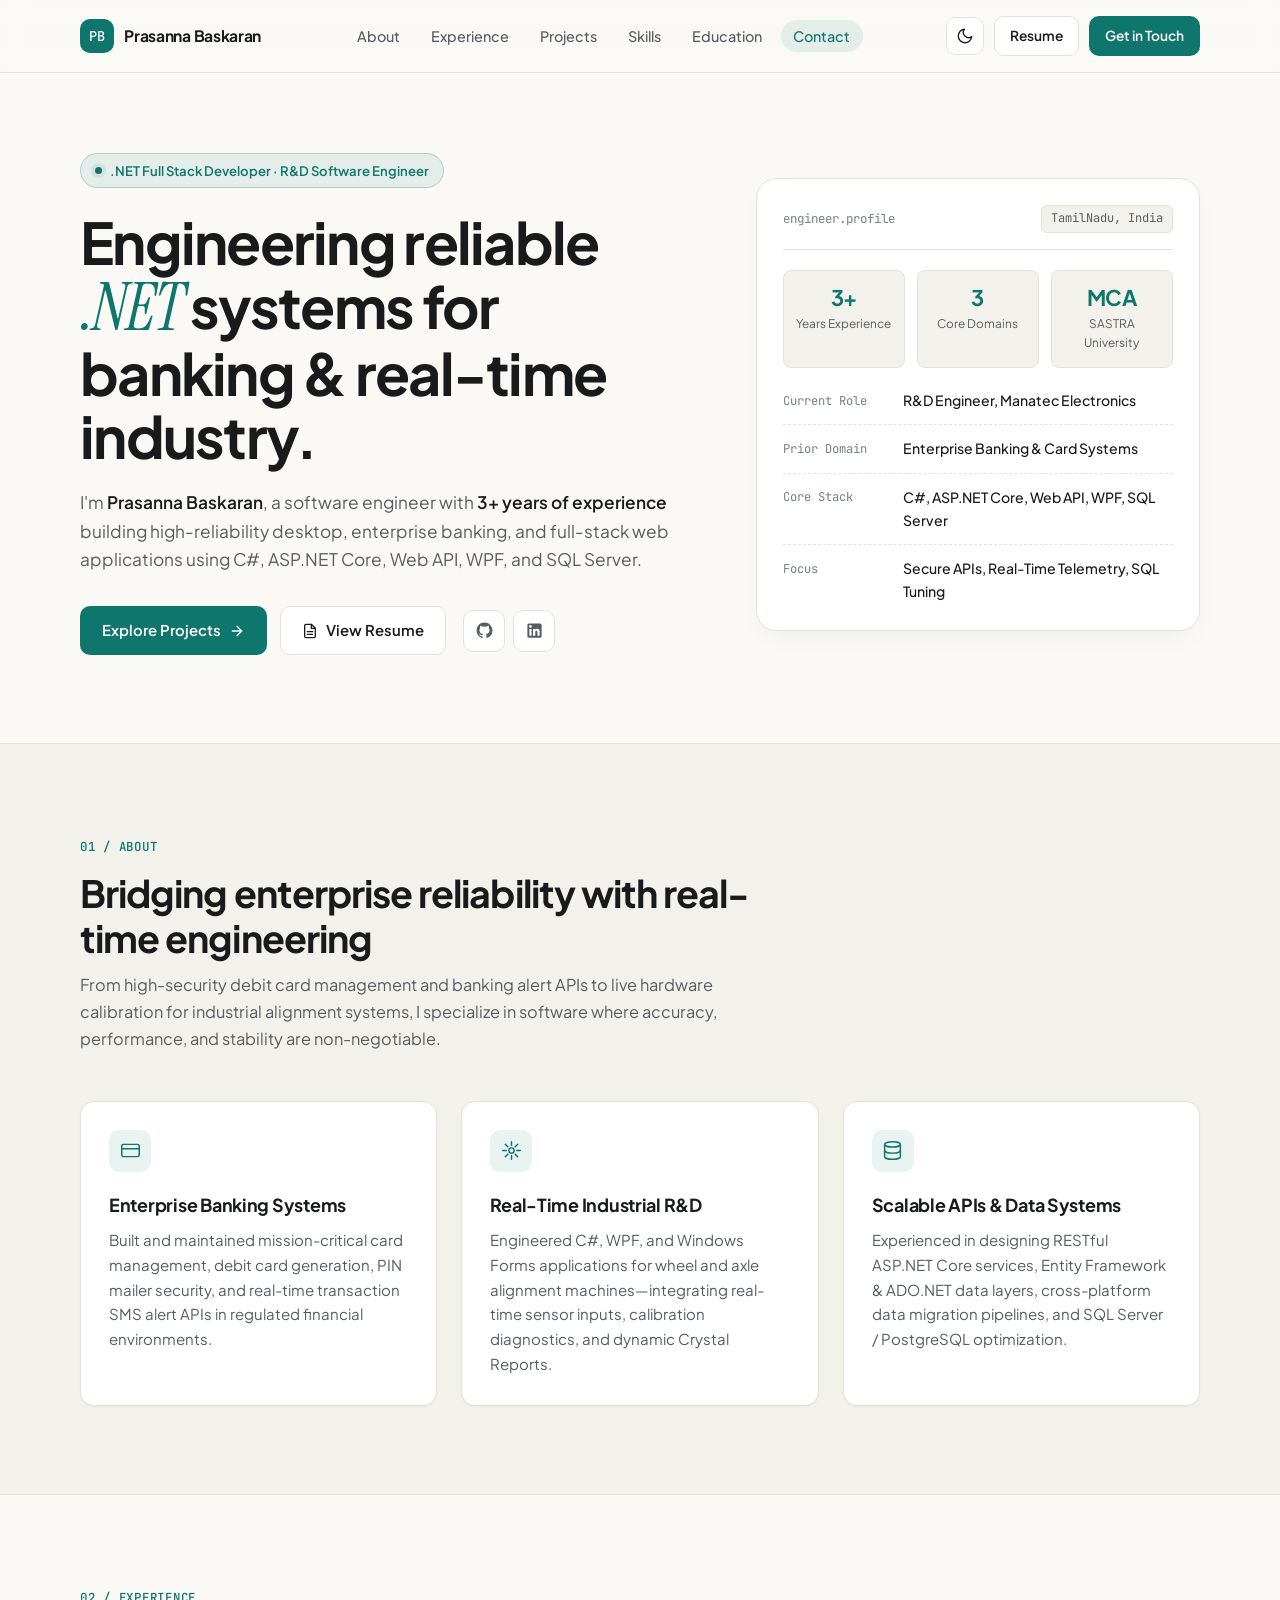
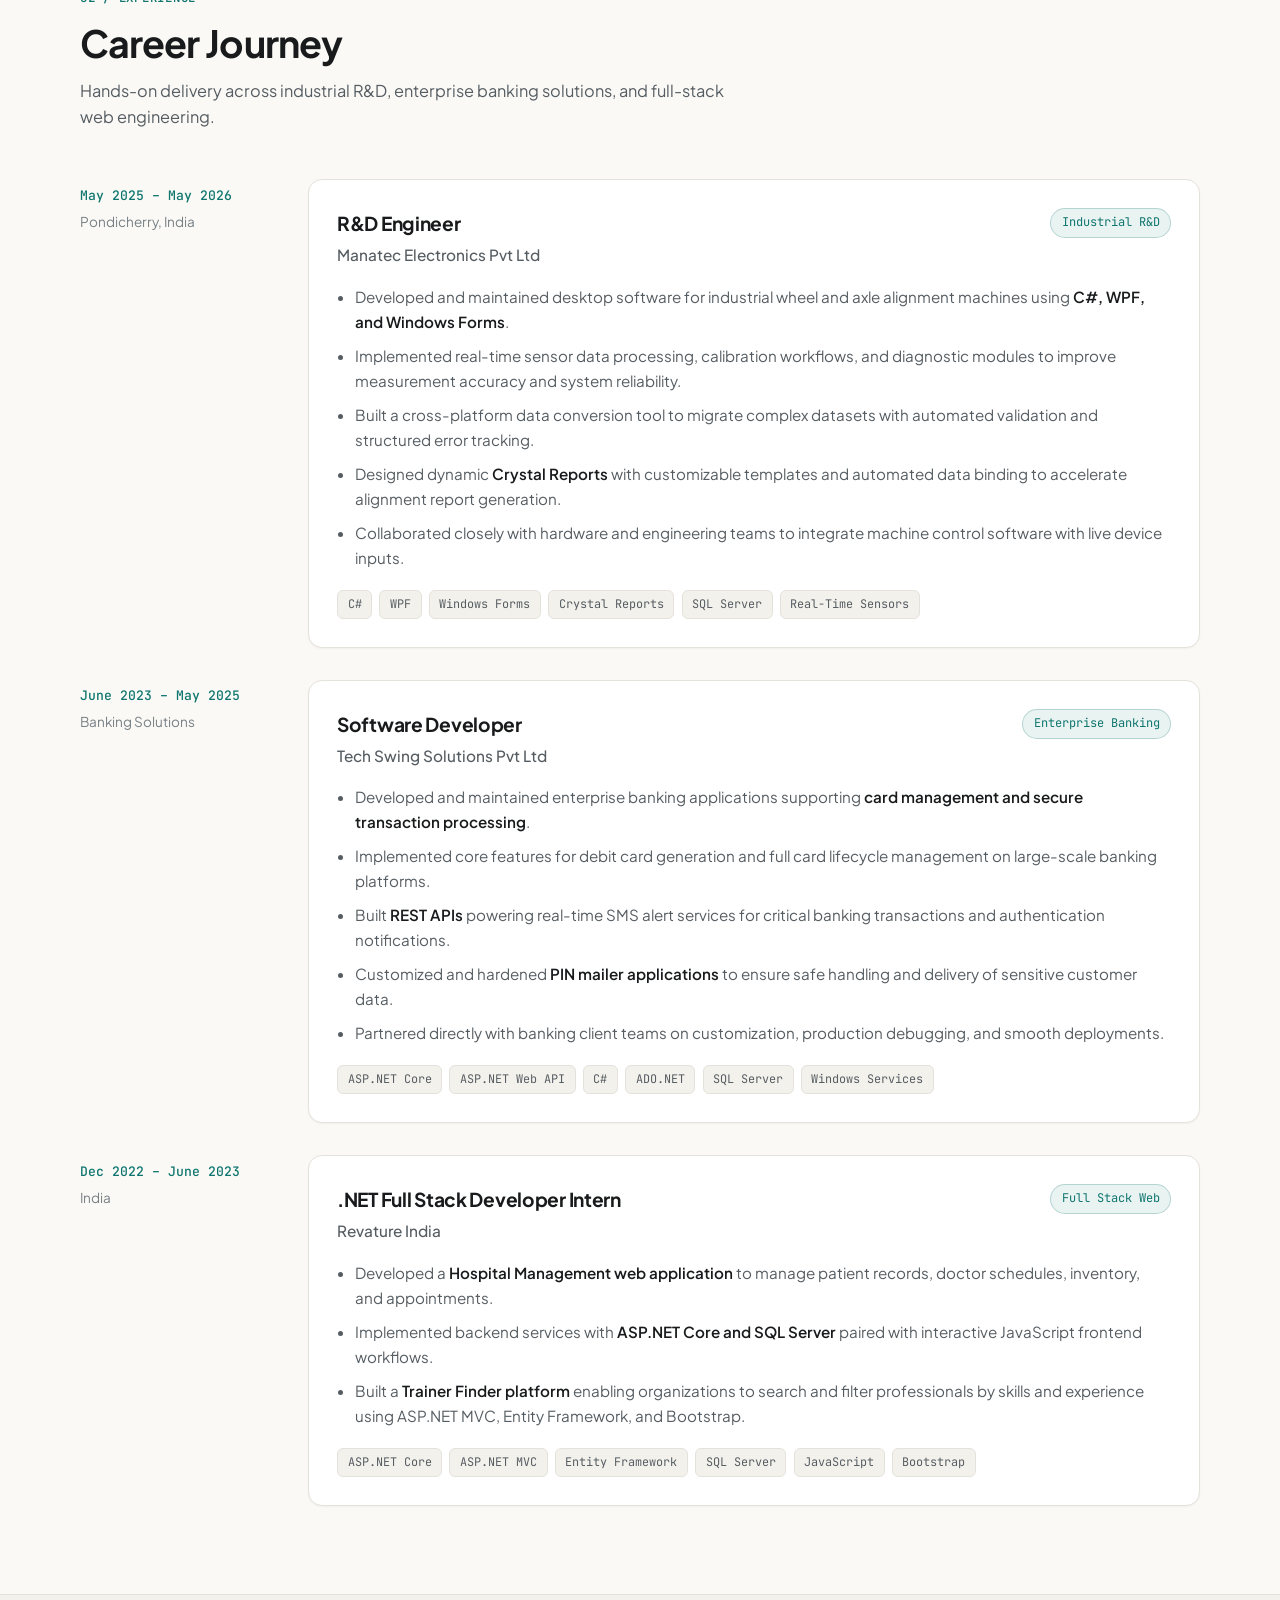
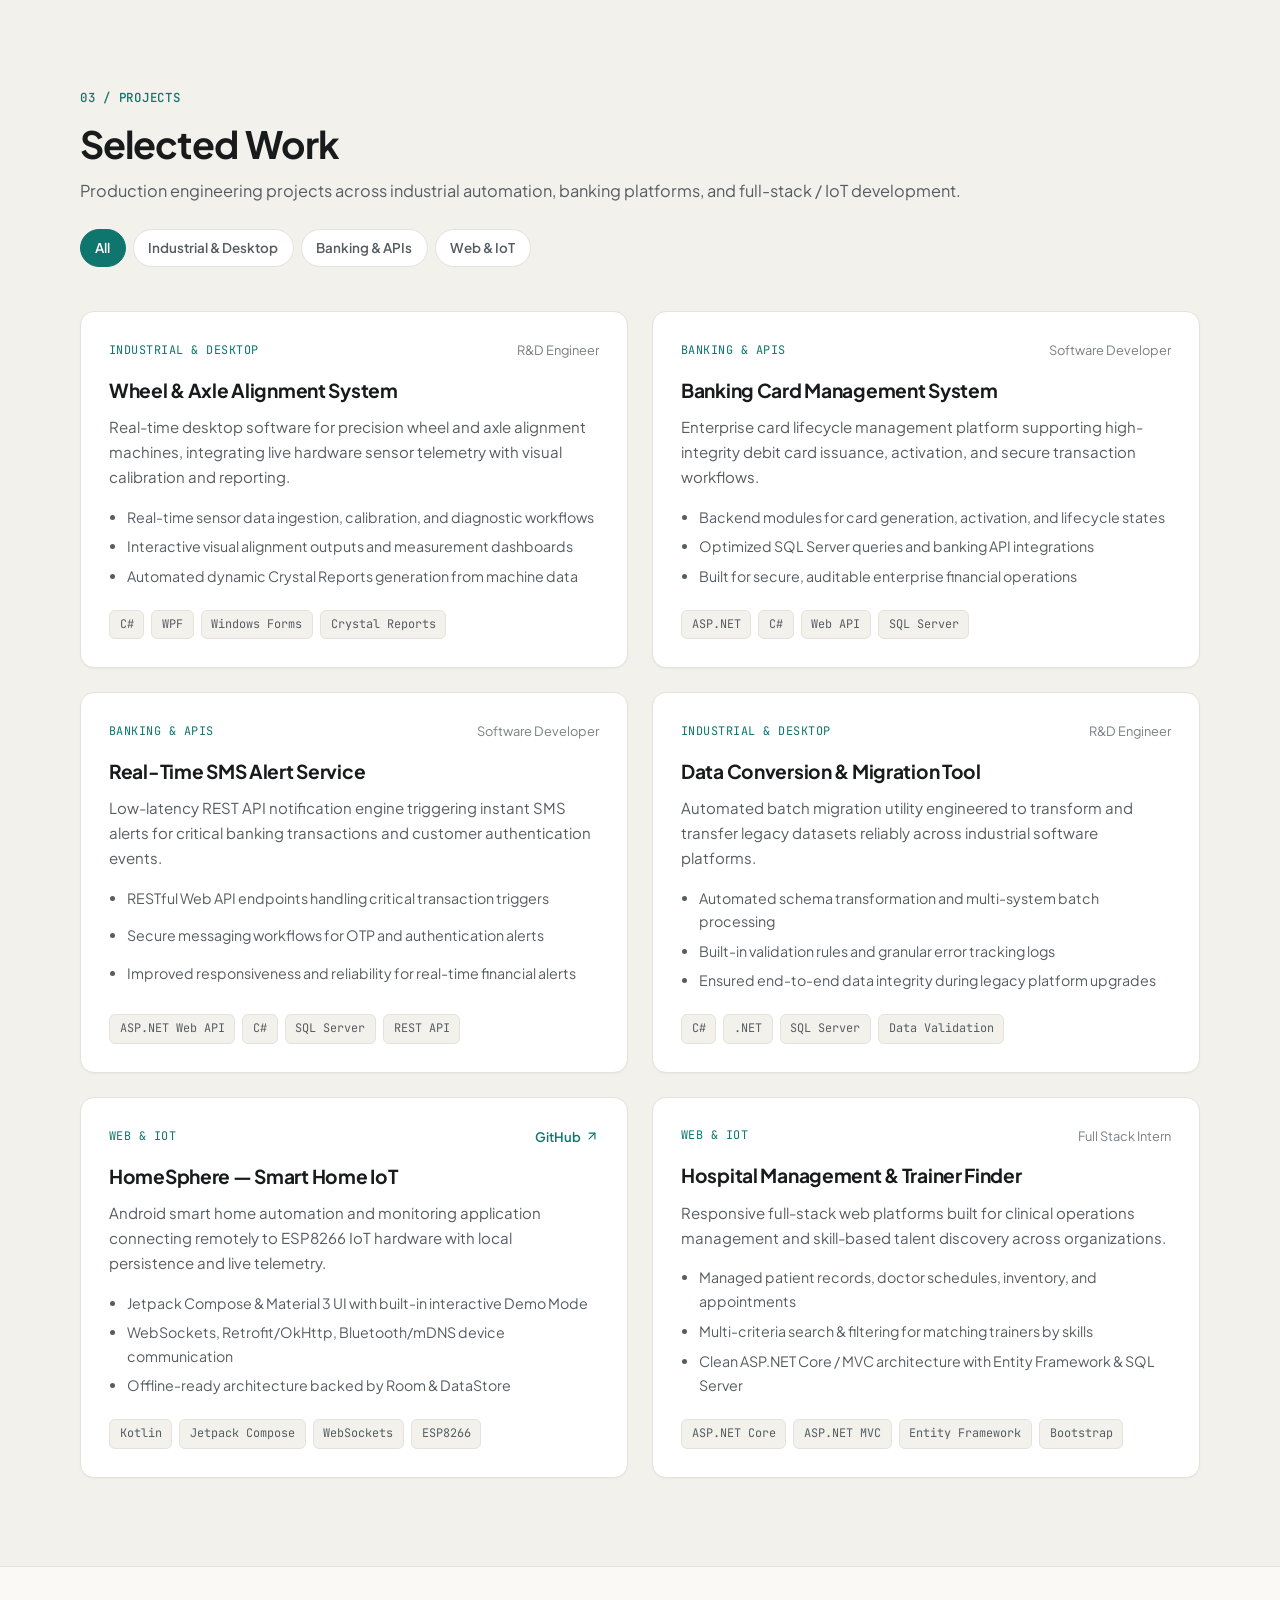
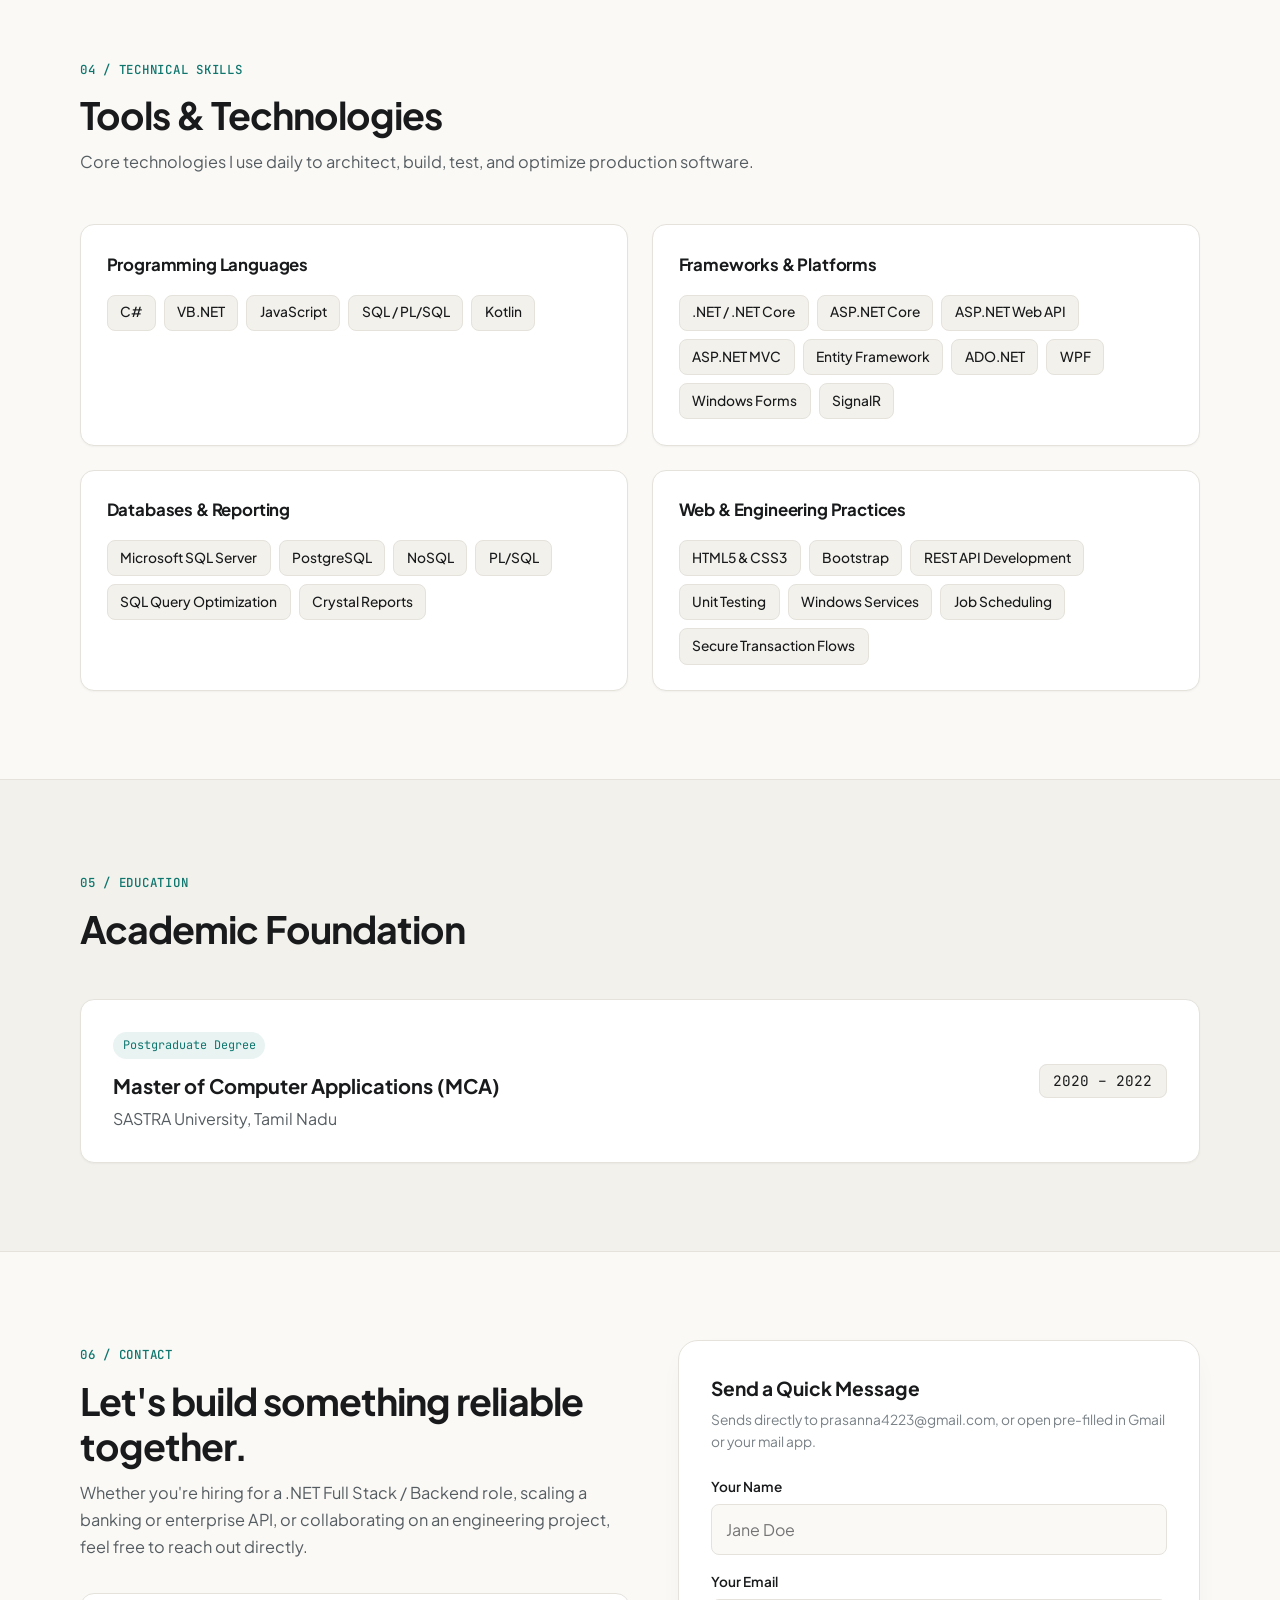
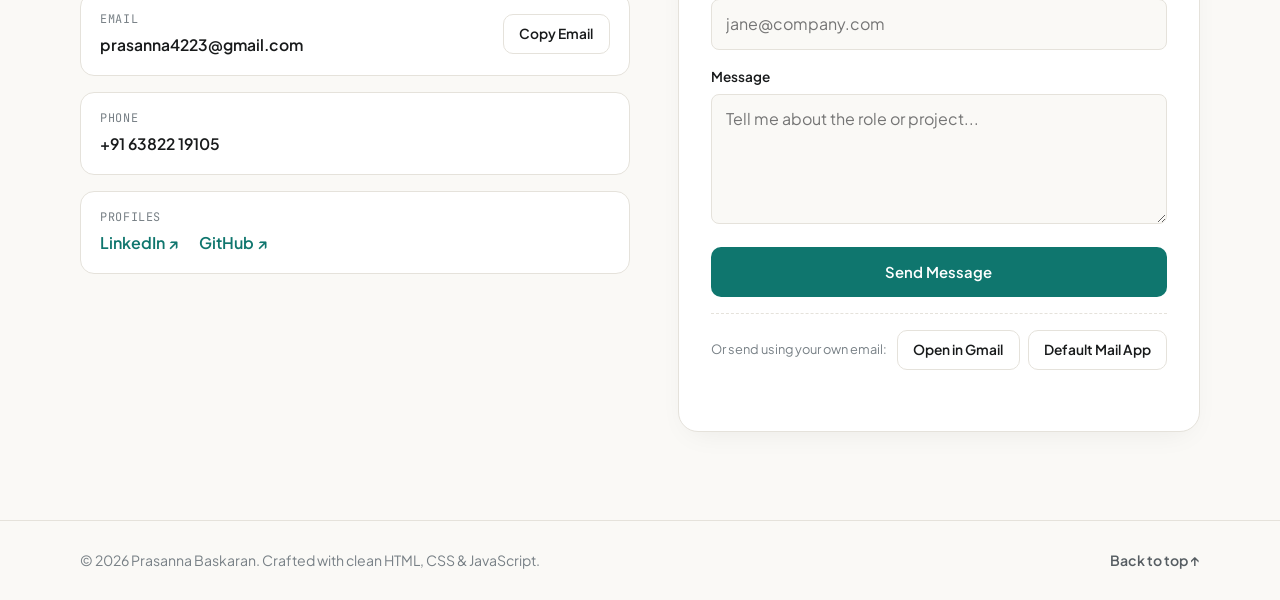
<file: index.html>
<!DOCTYPE html>
<html lang="en" data-theme="light">
<head>
  <meta charset="UTF-8" />
  <meta name="viewport" content="width=device-width, initial-scale=1.0" />
  <title>Prasanna Baskaran — .NET Full Stack Developer &amp; R&amp;D Engineer</title>
  <meta name="description" content="Portfolio of Prasanna Baskaran — .NET Full Stack Developer and R&D Engineer with 3+ years of experience building enterprise banking platforms, real-time industrial software, and scalable web applications." />
  <meta property="og:title" content="Prasanna Baskaran — .NET Full Stack Developer" />
  <meta property="og:description" content="3+ years building C#, ASP.NET Core, Web API, WPF, and SQL Server solutions across enterprise banking and real-time industrial R&D." />
  <meta property="og:type" content="website" />

  <link rel="preconnect" href="https://fonts.googleapis.com" />
  <link rel="preconnect" href="https://fonts.gstatic.com" crossorigin />
  <link href="https://fonts.googleapis.com/css2?family=Instrument+Serif:ital@0;1&family=JetBrains+Mono:wght@400;500&family=Plus+Jakarta+Sans:wght@400;500;600;700&display=swap" rel="stylesheet" />

  <link rel="stylesheet" href="styles.css" />
</head>
<body>
  <div class="scroll-progress" id="scrollProgress" aria-hidden="true"></div>
  <a class="skip-link" href="#main">Skip to main content</a>

  <!-- Header & Navigation -->
  <header class="site-header" id="top">
    <div class="container header-inner">
      <a href="#top" class="brand" aria-label="Prasanna Baskaran home">
        <span class="brand-mark">PB</span>
        <span class="brand-name">Prasanna Baskaran</span>
      </a>

      <nav class="nav" id="primaryNav" aria-label="Primary navigation">
        <ul class="nav-list">
          <li><a href="#about" class="nav-link">About</a></li>
          <li><a href="#experience" class="nav-link">Experience</a></li>
          <li><a href="#projects" class="nav-link">Projects</a></li>
          <li><a href="#skills" class="nav-link">Skills</a></li>
          <li><a href="#education" class="nav-link">Education</a></li>
          <li><a href="#contact" class="nav-link">Contact</a></li>
        </ul>
      </nav>

      <div class="header-actions">
        <button
          type="button"
          class="icon-btn"
          id="themeToggle"
          aria-label="Toggle dark mode"
          title="Toggle color theme"
        >
          <svg class="icon icon-sun" viewBox="0 0 24 24" fill="none" stroke="currentColor" stroke-width="1.8" stroke-linecap="round" stroke-linejoin="round" aria-hidden="true">
            <circle cx="12" cy="12" r="4"></circle>
            <path d="M12 2v2M12 20v2M4.93 4.93l1.41 1.41M17.66 17.66l1.41 1.41M2 12h2M20 12h2M6.34 17.66l-1.41 1.41M19.07 4.93l-1.41 1.41"></path>
          </svg>
          <svg class="icon icon-moon" viewBox="0 0 24 24" fill="none" stroke="currentColor" stroke-width="1.8" stroke-linecap="round" stroke-linejoin="round" aria-hidden="true">
            <path d="M21 12.79A9 9 0 1 1 11.21 3 7 7 0 0 0 21 12.79z"></path>
          </svg>
        </button>

        <a href="Prasanna_Baskaran_Resume.html" class="btn btn-secondary btn-sm hide-mobile">Resume</a>
        <a href="#contact" class="btn btn-primary btn-sm hide-mobile">Get in Touch</a>

        <button
          type="button"
          class="icon-btn mobile-menu-btn"
          id="menuToggle"
          aria-label="Open navigation menu"
          aria-expanded="false"
          aria-controls="mobileDrawer"
        >
          <svg class="icon" viewBox="0 0 24 24" fill="none" stroke="currentColor" stroke-width="1.8" stroke-linecap="round" stroke-linejoin="round" aria-hidden="true">
            <line x1="4" y1="7" x2="20" y2="7"></line>
            <line x1="4" y1="12" x2="20" y2="12"></line>
            <line x1="4" y1="17" x2="20" y2="17"></line>
          </svg>
        </button>
      </div>
    </div>

    <div class="mobile-drawer" id="mobileDrawer" hidden>
      <ul class="mobile-nav-list">
        <li><a href="#about" class="mobile-nav-link">About</a></li>
        <li><a href="#experience" class="mobile-nav-link">Experience</a></li>
        <li><a href="#projects" class="mobile-nav-link">Projects</a></li>
        <li><a href="#skills" class="mobile-nav-link">Skills</a></li>
        <li><a href="#education" class="mobile-nav-link">Education</a></li>
        <li><a href="#contact" class="mobile-nav-link">Contact</a></li>
        <li><a href="Prasanna_Baskaran_Resume.html" class="mobile-nav-link">View Resume</a></li>
      </ul>
    </div>
  </header>

  <main id="main">
    <!-- Hero Section -->
    <section class="hero section">
      <div class="container hero-grid">
        <div class="hero-content reveal">
          <div class="status-pill">
            <span class="status-dot" aria-hidden="true"></span>
            <span>.NET Full Stack Developer &middot; R&amp;D Software Engineer</span>
          </div>

          <h1 class="hero-title">
            Engineering reliable <span class="serif-accent">.NET</span> systems for banking &amp; real-time industry.
          </h1>

          <p class="hero-lead">
            I'm <strong>Prasanna Baskaran</strong>, a software engineer with <strong>3+ years of experience</strong> building high-reliability desktop, enterprise banking, and full-stack web applications using C#, ASP.NET Core, Web API, WPF, and SQL Server.
          </p>

          <div class="hero-actions">
            <a href="#projects" class="btn btn-primary">
              Explore Projects
              <svg class="btn-icon" viewBox="0 0 24 24" fill="none" stroke="currentColor" stroke-width="2" stroke-linecap="round" stroke-linejoin="round" aria-hidden="true">
                <path d="M5 12h14"></path>
                <path d="m12 5 7 7-7 7"></path>
              </svg>
            </a>
            <a href="Prasanna_Baskaran_Resume.html" class="btn btn-secondary" id="viewResumeBtn">
              <svg class="btn-icon" viewBox="0 0 24 24" fill="none" stroke="currentColor" stroke-width="2" stroke-linecap="round" stroke-linejoin="round" aria-hidden="true">
                <path d="M14 2H6a2 2 0 0 0-2 2v16a2 2 0 0 0 2 2h12a2 2 0 0 0 2-2V8z"></path>
                <polyline points="14 2 14 8 20 8"></polyline>
                <line x1="16" y1="13" x2="8" y2="13"></line>
                <line x1="16" y1="17" x2="8" y2="17"></line>
              </svg>
              View Resume
            </a>
            <div class="social-row">
              <a href="https://github.com/PrasnnaBaskaran" target="_blank" rel="noopener noreferrer" class="social-link" aria-label="GitHub Profile" title="GitHub">
                <svg viewBox="0 0 24 24" fill="currentColor" aria-hidden="true">
                  <path d="M12 2C6.477 2 2 6.484 2 12.017c0 4.425 2.865 8.18 6.839 9.504.5.092.682-.217.682-.483 0-.237-.008-.868-.013-1.703-2.782.605-3.369-1.343-3.369-1.343-.454-1.158-1.11-1.466-1.11-1.466-.908-.62.069-.608.069-.608 1.003.07 1.53 1.032 1.53 1.032.892 1.53 2.341 1.088 2.91.832.092-.647.35-1.088.636-1.338-2.22-.253-4.555-1.113-4.555-4.951 0-1.093.39-1.988 1.029-2.688-.103-.253-.446-1.272.098-2.65 0 0 .84-.27 2.75 1.026A9.564 9.564 0 0 1 12 6.844a9.59 9.59 0 0 1 2.504.337c1.909-1.296 2.747-1.027 2.747-1.027.546 1.379.202 2.398.1 2.651.64.7 1.028 1.595 1.028 2.688 0 3.848-2.339 4.695-4.566 4.943.359.309.678.92.678 1.855 0 1.338-.012 2.419-.012 2.747 0 .268.18.58.688.482A10.02 10.02 0 0 0 22 12.017C22 6.484 17.522 2 12 2z"></path>
                </svg>
              </a>
              <a href="https://www.linkedin.com/in/prasannabaskaran/" target="_blank" rel="noopener noreferrer" class="social-link" aria-label="LinkedIn Profile" title="LinkedIn">
                <svg viewBox="0 0 24 24" fill="currentColor" aria-hidden="true">
                  <path d="M19 3a2 2 0 0 1 2 2v14a2 2 0 0 1-2 2H5a2 2 0 0 1-2-2V5a2 2 0 0 1 2-2h14m-.5 15.5v-5.3a3.26 3.26 0 0 0-3.26-3.26c-.85 0-1.84.52-2.28 1.3v-1.11h-2.79v8.37h2.79v-4.93c0-.77.62-1.4 1.39-1.4a1.4 1.4 0 0 1 1.4 1.4v4.93h2.75M6.88 8.56a1.68 1.68 0 0 0 1.68-1.68c0-.93-.75-1.69-1.68-1.69a1.69 1.69 0 0 0-1.69 1.69c0 .93.76 1.68 1.69 1.68m1.39 9.94v-8.37H5.5v8.37h2.77z"></path>
                </svg>
              </a>
            </div>
          </div>
        </div>

        <aside class="hero-card reveal" aria-label="Engineering overview card">
          <div class="card-header-bar">
            <span class="mono-label">engineer.profile</span>
            <span class="location-tag">TamilNadu, India</span>
          </div>

          <div class="stat-grid">
            <div class="stat-item">
              <span class="stat-value">3+</span>
              <span class="stat-label">Years Experience</span>
            </div>
            <div class="stat-item">
              <span class="stat-value">3</span>
              <span class="stat-label">Core Domains</span>
            </div>
            <div class="stat-item">
              <span class="stat-value">MCA</span>
              <span class="stat-label">SASTRA University</span>
            </div>
          </div>

          <div class="profile-spec">
            <div class="spec-row">
              <span class="spec-key">Current Role</span>
              <span class="spec-val">R&amp;D Engineer, Manatec Electronics</span>
            </div>
            <div class="spec-row">
              <span class="spec-key">Prior Domain</span>
              <span class="spec-val">Enterprise Banking &amp; Card Systems</span>
            </div>
            <div class="spec-row">
              <span class="spec-key">Core Stack</span>
              <span class="spec-val">C#, ASP.NET Core, Web API, WPF, SQL Server</span>
            </div>
            <div class="spec-row">
              <span class="spec-key">Focus</span>
              <span class="spec-val">Secure APIs, Real-Time Telemetry, SQL Tuning</span>
            </div>
          </div>
        </aside>
      </div>
    </section>

    <!-- About & Domain Pillars -->
    <section class="section section-alt" id="about">
      <div class="container">
        <div class="section-head reveal">
          <span class="eyebrow">01 / About</span>
          <h2 class="section-title">Bridging enterprise reliability with real-time engineering</h2>
          <p class="section-subtitle">
            From high-security debit card management and banking alert APIs to live hardware calibration for industrial alignment systems, I specialize in software where accuracy, performance, and stability are non-negotiable.
          </p>
        </div>

        <div class="pillars-grid">
          <article class="pillar-card reveal">
            <div class="pillar-icon" aria-hidden="true">
              <svg viewBox="0 0 24 24" fill="none" stroke="currentColor" stroke-width="1.7" stroke-linecap="round" stroke-linejoin="round">
                <rect x="2" y="5" width="20" height="14" rx="2"></rect>
                <line x1="2" y1="10" x2="22" y2="10"></line>
              </svg>
            </div>
            <h3>Enterprise Banking Systems</h3>
            <p>
              Built and maintained mission-critical card management, debit card generation, PIN mailer security, and real-time transaction SMS alert APIs in regulated financial environments.
            </p>
          </article>

          <article class="pillar-card reveal">
            <div class="pillar-icon" aria-hidden="true">
              <svg viewBox="0 0 24 24" fill="none" stroke="currentColor" stroke-width="1.7" stroke-linecap="round" stroke-linejoin="round">
                <path d="M12 2v4M12 18v4M4.93 4.93l2.83 2.83M16.24 16.24l2.83 2.83M2 12h4M18 12h4M4.93 19.07l2.83-2.83M16.24 7.76l2.83-2.83"></path>
                <circle cx="12" cy="12" r="3"></circle>
              </svg>
            </div>
            <h3>Real-Time Industrial R&amp;D</h3>
            <p>
              Engineered C#, WPF, and Windows Forms applications for wheel and axle alignment machines—integrating real-time sensor inputs, calibration diagnostics, and dynamic Crystal Reports.
            </p>
          </article>

          <article class="pillar-card reveal">
            <div class="pillar-icon" aria-hidden="true">
              <svg viewBox="0 0 24 24" fill="none" stroke="currentColor" stroke-width="1.7" stroke-linecap="round" stroke-linejoin="round">
                <ellipse cx="12" cy="5" rx="9" ry="3"></ellipse>
                <path d="M3 5v14c0 1.66 4.03 3 9 3s9-1.34 9-3V5"></path>
                <path d="M3 12c0 1.66 4.03 3 9 3s9-1.34 9-3"></path>
              </svg>
            </div>
            <h3>Scalable APIs &amp; Data Systems</h3>
            <p>
              Experienced in designing RESTful ASP.NET Core services, Entity Framework &amp; ADO.NET data layers, cross-platform data migration pipelines, and SQL Server / PostgreSQL optimization.
            </p>
          </article>
        </div>
      </div>
    </section>

    <!-- Experience Section -->
    <section class="section" id="experience">
      <div class="container">
        <div class="section-head reveal">
          <span class="eyebrow">02 / Experience</span>
          <h2 class="section-title">Career Journey</h2>
          <p class="section-subtitle">
            Hands-on delivery across industrial R&amp;D, enterprise banking solutions, and full-stack web engineering.
          </p>
        </div>

        <div class="timeline">
          <article class="timeline-item reveal">
            <div class="timeline-meta">
              <span class="timeline-date">May 2025 &ndash; May 2026</span>
              <span class="timeline-location">Pondicherry, India</span>
            </div>
            <div class="timeline-card">
              <div class="timeline-card-head">
                <div>
                  <h3>R&amp;D Engineer</h3>
                  <p class="company-name">Manatec Electronics Pvt Ltd</p>
                </div>
                <span class="domain-badge">Industrial R&amp;D</span>
              </div>
              <ul class="bullet-list">
                <li>Developed and maintained desktop software for industrial wheel and axle alignment machines using <strong>C#, WPF, and Windows Forms</strong>.</li>
                <li>Implemented real-time sensor data processing, calibration workflows, and diagnostic modules to improve measurement accuracy and system reliability.</li>
                <li>Built a cross-platform data conversion tool to migrate complex datasets with automated validation and structured error tracking.</li>
                <li>Designed dynamic <strong>Crystal Reports</strong> with customizable templates and automated data binding to accelerate alignment report generation.</li>
                <li>Collaborated closely with hardware and engineering teams to integrate machine control software with live device inputs.</li>
              </ul>
              <div class="tag-row">
                <span class="tag">C#</span>
                <span class="tag">WPF</span>
                <span class="tag">Windows Forms</span>
                <span class="tag">Crystal Reports</span>
                <span class="tag">SQL Server</span>
                <span class="tag">Real-Time Sensors</span>
              </div>
            </div>
          </article>

          <article class="timeline-item reveal">
            <div class="timeline-meta">
              <span class="timeline-date">June 2023 &ndash; May 2025</span>
              <span class="timeline-location">Banking Solutions</span>
            </div>
            <div class="timeline-card">
              <div class="timeline-card-head">
                <div>
                  <h3>Software Developer</h3>
                  <p class="company-name">Tech Swing Solutions Pvt Ltd</p>
                </div>
                <span class="domain-badge">Enterprise Banking</span>
              </div>
              <ul class="bullet-list">
                <li>Developed and maintained enterprise banking applications supporting <strong>card management and secure transaction processing</strong>.</li>
                <li>Implemented core features for debit card generation and full card lifecycle management on large-scale banking platforms.</li>
                <li>Built <strong>REST APIs</strong> powering real-time SMS alert services for critical banking transactions and authentication notifications.</li>
                <li>Customized and hardened <strong>PIN mailer applications</strong> to ensure safe handling and delivery of sensitive customer data.</li>
                <li>Partnered directly with banking client teams on customization, production debugging, and smooth deployments.</li>
              </ul>
              <div class="tag-row">
                <span class="tag">ASP.NET Core</span>
                <span class="tag">ASP.NET Web API</span>
                <span class="tag">C#</span>
                <span class="tag">ADO.NET</span>
                <span class="tag">SQL Server</span>
                <span class="tag">Windows Services</span>
              </div>
            </div>
          </article>

          <article class="timeline-item reveal">
            <div class="timeline-meta">
              <span class="timeline-date">Dec 2022 &ndash; June 2023</span>
              <span class="timeline-location">India</span>
            </div>
            <div class="timeline-card">
              <div class="timeline-card-head">
                <div>
                  <h3>.NET Full Stack Developer Intern</h3>
                  <p class="company-name">Revature India</p>
                </div>
                <span class="domain-badge">Full Stack Web</span>
              </div>
              <ul class="bullet-list">
                <li>Developed a <strong>Hospital Management web application</strong> to manage patient records, doctor schedules, inventory, and appointments.</li>
                <li>Implemented backend services with <strong>ASP.NET Core and SQL Server</strong> paired with interactive JavaScript frontend workflows.</li>
                <li>Built a <strong>Trainer Finder platform</strong> enabling organizations to search and filter professionals by skills and experience using ASP.NET MVC, Entity Framework, and Bootstrap.</li>
              </ul>
              <div class="tag-row">
                <span class="tag">ASP.NET Core</span>
                <span class="tag">ASP.NET MVC</span>
                <span class="tag">Entity Framework</span>
                <span class="tag">SQL Server</span>
                <span class="tag">JavaScript</span>
                <span class="tag">Bootstrap</span>
              </div>
            </div>
          </article>
        </div>
      </div>
    </section>

    <!-- Projects Section -->
    <section class="section section-alt" id="projects">
      <div class="container">
        <div class="section-head-split reveal">
          <div>
            <span class="eyebrow">03 / Projects</span>
            <h2 class="section-title">Selected Work</h2>
            <p class="section-subtitle">
              Production engineering projects across industrial automation, banking platforms, and full-stack / IoT development.
            </p>
          </div>

          <div class="filter-bar" role="tablist" aria-label="Filter projects by category">
            <button type="button" class="filter-btn is-active" data-filter="all" role="tab" aria-selected="true">All</button>
            <button type="button" class="filter-btn" data-filter="industrial" role="tab" aria-selected="false">Industrial &amp; Desktop</button>
            <button type="button" class="filter-btn" data-filter="banking" role="tab" aria-selected="false">Banking &amp; APIs</button>
            <button type="button" class="filter-btn" data-filter="web-iot" role="tab" aria-selected="false">Web &amp; IoT</button>
          </div>
        </div>

        <div class="projects-grid" id="projectsGrid">
          <article class="project-card reveal" data-category="industrial">
            <div class="project-top">
              <span class="project-category">Industrial &amp; Desktop</span>
              <span class="project-role">R&amp;D Engineer</span>
            </div>
            <h3>Wheel &amp; Axle Alignment System</h3>
            <p class="project-desc">
              Real-time desktop software for precision wheel and axle alignment machines, integrating live hardware sensor telemetry with visual calibration and reporting.
            </p>
            <ul class="project-highlights">
              <li>Real-time sensor data ingestion, calibration, and diagnostic workflows</li>
              <li>Interactive visual alignment outputs and measurement dashboards</li>
              <li>Automated dynamic Crystal Reports generation from machine data</li>
            </ul>
            <div class="tag-row">
              <span class="tag">C#</span>
              <span class="tag">WPF</span>
              <span class="tag">Windows Forms</span>
              <span class="tag">Crystal Reports</span>
            </div>
          </article>

          <article class="project-card reveal" data-category="banking">
            <div class="project-top">
              <span class="project-category">Banking &amp; APIs</span>
              <span class="project-role">Software Developer</span>
            </div>
            <h3>Banking Card Management System</h3>
            <p class="project-desc">
              Enterprise card lifecycle management platform supporting high-integrity debit card issuance, activation, and secure transaction workflows.
            </p>
            <ul class="project-highlights">
              <li>Backend modules for card generation, activation, and lifecycle states</li>
              <li>Optimized SQL Server queries and banking API integrations</li>
              <li>Built for secure, auditable enterprise financial operations</li>
            </ul>
            <div class="tag-row">
              <span class="tag">ASP.NET</span>
              <span class="tag">C#</span>
              <span class="tag">Web API</span>
              <span class="tag">SQL Server</span>
            </div>
          </article>

          <article class="project-card reveal" data-category="banking">
            <div class="project-top">
              <span class="project-category">Banking &amp; APIs</span>
              <span class="project-role">Software Developer</span>
            </div>
            <h3>Real-Time SMS Alert Service</h3>
            <p class="project-desc">
              Low-latency REST API notification engine triggering instant SMS alerts for critical banking transactions and customer authentication events.
            </p>
            <ul class="project-highlights">
              <li>RESTful Web API endpoints handling critical transaction triggers</li>
              <li>Secure messaging workflows for OTP and authentication alerts</li>
              <li>Improved responsiveness and reliability for real-time financial alerts</li>
            </ul>
            <div class="tag-row">
              <span class="tag">ASP.NET Web API</span>
              <span class="tag">C#</span>
              <span class="tag">SQL Server</span>
              <span class="tag">REST API</span>
            </div>
          </article>

          <article class="project-card reveal" data-category="industrial">
            <div class="project-top">
              <span class="project-category">Industrial &amp; Desktop</span>
              <span class="project-role">R&amp;D Engineer</span>
            </div>
            <h3>Data Conversion &amp; Migration Tool</h3>
            <p class="project-desc">
              Automated batch migration utility engineered to transform and transfer legacy datasets reliably across industrial software platforms.
            </p>
            <ul class="project-highlights">
              <li>Automated schema transformation and multi-system batch processing</li>
              <li>Built-in validation rules and granular error tracking logs</li>
              <li>Ensured end-to-end data integrity during legacy platform upgrades</li>
            </ul>
            <div class="tag-row">
              <span class="tag">C#</span>
              <span class="tag">.NET</span>
              <span class="tag">SQL Server</span>
              <span class="tag">Data Validation</span>
            </div>
          </article>

          <article class="project-card reveal" data-category="web-iot">
            <div class="project-top">
              <span class="project-category">Web &amp; IoT</span>
              <a href="https://github.com/PrasnnaBaskaran/Home_Automation" target="_blank" rel="noopener noreferrer" class="project-ext-link">
                GitHub
                <svg viewBox="0 0 24 24" fill="none" stroke="currentColor" stroke-width="2" stroke-linecap="round" stroke-linejoin="round" aria-hidden="true">
                  <path d="M7 17 17 7"></path>
                  <path d="M7 7h10v10"></path>
                </svg>
              </a>
            </div>
            <h3>HomeSphere — Smart Home IoT</h3>
            <p class="project-desc">
              Android smart home automation and monitoring application connecting remotely to ESP8266 IoT hardware with local persistence and live telemetry.
            </p>
            <ul class="project-highlights">
              <li>Jetpack Compose &amp; Material 3 UI with built-in interactive Demo Mode</li>
              <li>WebSockets, Retrofit/OkHttp, Bluetooth/mDNS device communication</li>
              <li>Offline-ready architecture backed by Room &amp; DataStore</li>
            </ul>
            <div class="tag-row">
              <span class="tag">Kotlin</span>
              <span class="tag">Jetpack Compose</span>
              <span class="tag">WebSockets</span>
              <span class="tag">ESP8266</span>
            </div>
          </article>

          <article class="project-card reveal" data-category="web-iot">
            <div class="project-top">
              <span class="project-category">Web &amp; IoT</span>
              <span class="project-role">Full Stack Intern</span>
            </div>
            <h3>Hospital Management &amp; Trainer Finder</h3>
            <p class="project-desc">
              Responsive full-stack web platforms built for clinical operations management and skill-based talent discovery across organizations.
            </p>
            <ul class="project-highlights">
              <li>Managed patient records, doctor schedules, inventory, and appointments</li>
              <li>Multi-criteria search &amp; filtering for matching trainers by skills</li>
              <li>Clean ASP.NET Core / MVC architecture with Entity Framework &amp; SQL Server</li>
            </ul>
            <div class="tag-row">
              <span class="tag">ASP.NET Core</span>
              <span class="tag">ASP.NET MVC</span>
              <span class="tag">Entity Framework</span>
              <span class="tag">Bootstrap</span>
            </div>
          </article>
        </div>
      </div>
    </section>

    <!-- Skills Section -->
    <section class="section" id="skills">
      <div class="container">
        <div class="section-head reveal">
          <span class="eyebrow">04 / Technical Skills</span>
          <h2 class="section-title">Tools &amp; Technologies</h2>
          <p class="section-subtitle">
            Core technologies I use daily to architect, build, test, and optimize production software.
          </p>
        </div>

        <div class="skills-grid">
          <div class="skill-card reveal">
            <h3>Programming Languages</h3>
            <div class="skill-chips">
              <span>C#</span>
              <span>VB.NET</span>
              <span>JavaScript</span>
              <span>SQL / PL/SQL</span>
              <span>Kotlin</span>
            </div>
          </div>

          <div class="skill-card reveal">
            <h3>Frameworks &amp; Platforms</h3>
            <div class="skill-chips">
              <span>.NET / .NET Core</span>
              <span>ASP.NET Core</span>
              <span>ASP.NET Web API</span>
              <span>ASP.NET MVC</span>
              <span>Entity Framework</span>
              <span>ADO.NET</span>
              <span>WPF</span>
              <span>Windows Forms</span>
              <span>SignalR</span>
            </div>
          </div>

          <div class="skill-card reveal">
            <h3>Databases &amp; Reporting</h3>
            <div class="skill-chips">
              <span>Microsoft SQL Server</span>
              <span>PostgreSQL</span>
              <span>NoSQL</span>
              <span>PL/SQL</span>
              <span>SQL Query Optimization</span>
              <span>Crystal Reports</span>
            </div>
          </div>

          <div class="skill-card reveal">
            <h3>Web &amp; Engineering Practices</h3>
            <div class="skill-chips">
              <span>HTML5 &amp; CSS3</span>
              <span>Bootstrap</span>
              <span>REST API Development</span>
              <span>Unit Testing</span>
              <span>Windows Services</span>
              <span>Job Scheduling</span>
              <span>Secure Transaction Flows</span>
            </div>
          </div>
        </div>
      </div>
    </section>

    <!-- Education Section -->
    <section class="section section-alt" id="education">
      <div class="container">
        <div class="section-head reveal">
          <span class="eyebrow">05 / Education</span>
          <h2 class="section-title">Academic Foundation</h2>
        </div>

        <div class="education-card reveal">
          <div class="edu-main">
            <span class="edu-badge">Postgraduate Degree</span>
            <h3>Master of Computer Applications (MCA)</h3>
            <p class="edu-school">SASTRA University, Tamil Nadu</p>
          </div>
          <div class="edu-year">
            <span class="mono-label">2020 &ndash; 2022</span>
          </div>
        </div>
      </div>
    </section>

    <!-- Contact Section -->
    <section class="section" id="contact">
      <div class="container">
        <div class="contact-grid">
          <div class="contact-info reveal">
            <span class="eyebrow">06 / Contact</span>
            <h2 class="section-title">Let's build something reliable together.</h2>
            <p class="section-subtitle">
              Whether you're hiring for a .NET Full Stack / Backend role, scaling a banking or enterprise API, or collaborating on an engineering project, feel free to reach out directly.
            </p>

            <div class="contact-methods">
              <div class="contact-row">
                <div>
                  <span class="contact-label">Email</span>
                  <a href="mailto:prasanna4223@gmail.com" class="contact-value">prasanna4223@gmail.com</a>
                </div>
                <button type="button" class="btn btn-secondary btn-sm" id="copyEmailBtn" data-email="prasanna4223@gmail.com">
                  Copy Email
                </button>
              </div>

              <div class="contact-row">
                <div>
                  <span class="contact-label">Phone</span>
                  <a href="tel:+916382219105" class="contact-value">+91 63822 19105</a>
                </div>
              </div>

              <div class="contact-row">
                <div>
                  <span class="contact-label">Profiles</span>
                  <div class="contact-links">
                    <a href="https://www.linkedin.com/in/prasannabaskaran/" target="_blank" rel="noopener noreferrer">LinkedIn &nearr;</a>
                    <a href="https://github.com/PrasnnaBaskaran" target="_blank" rel="noopener noreferrer">GitHub &nearr;</a>
                  </div>
                </div>
              </div>
            </div>
          </div>

          <form class="contact-form reveal" id="contactForm" novalidate>
            <h3>Send a Quick Message</h3>
            <p class="form-hint">Sends directly to prasanna4223@gmail.com, or open pre-filled in Gmail or your mail app.</p>

            <input type="text" name="_honey" tabindex="-1" autocomplete="off" style="display:none" aria-hidden="true" />

            <div class="form-group">
              <label for="senderName">Your Name</label>
              <input type="text" id="senderName" name="name" placeholder="Jane Doe" required />
            </div>

            <div class="form-group">
              <label for="senderEmail">Your Email</label>
              <input type="email" id="senderEmail" name="email" placeholder="jane@company.com" required />
            </div>

            <div class="form-group">
              <label for="senderMessage">Message</label>
              <textarea id="senderMessage" name="message" rows="4" placeholder="Tell me about the role or project..." required></textarea>
            </div>

            <button type="submit" class="btn btn-primary btn-full" id="sendSubmitBtn">Send Message</button>

            <div class="form-alt-actions">
              <span class="form-alt-label">Or send using your own email:</span>
              <div class="form-alt-btns">
                <button type="button" class="btn btn-secondary btn-sm" id="openGmailBtn">Open in Gmail</button>
                <button type="button" class="btn btn-secondary btn-sm" id="openMailtoBtn">Default Mail App</button>
              </div>
            </div>

            <p class="form-status" id="formStatus" role="status" aria-live="polite"></p>
          </form>
        </div>
      </div>
    </section>
  </main>

  <footer class="site-footer">
    <div class="container footer-inner">
      <p>&copy; <span id="currentYear">2026</span> Prasanna Baskaran. Crafted with clean HTML, CSS &amp; JavaScript.</p>
      <a href="#top" class="back-to-top">Back to top &uarr;</a>
    </div>
  </footer>

  <div class="toast" id="toast" role="status" aria-live="polite" hidden></div>

  <script src="script.js"></script>
</body>
</html>
</file>
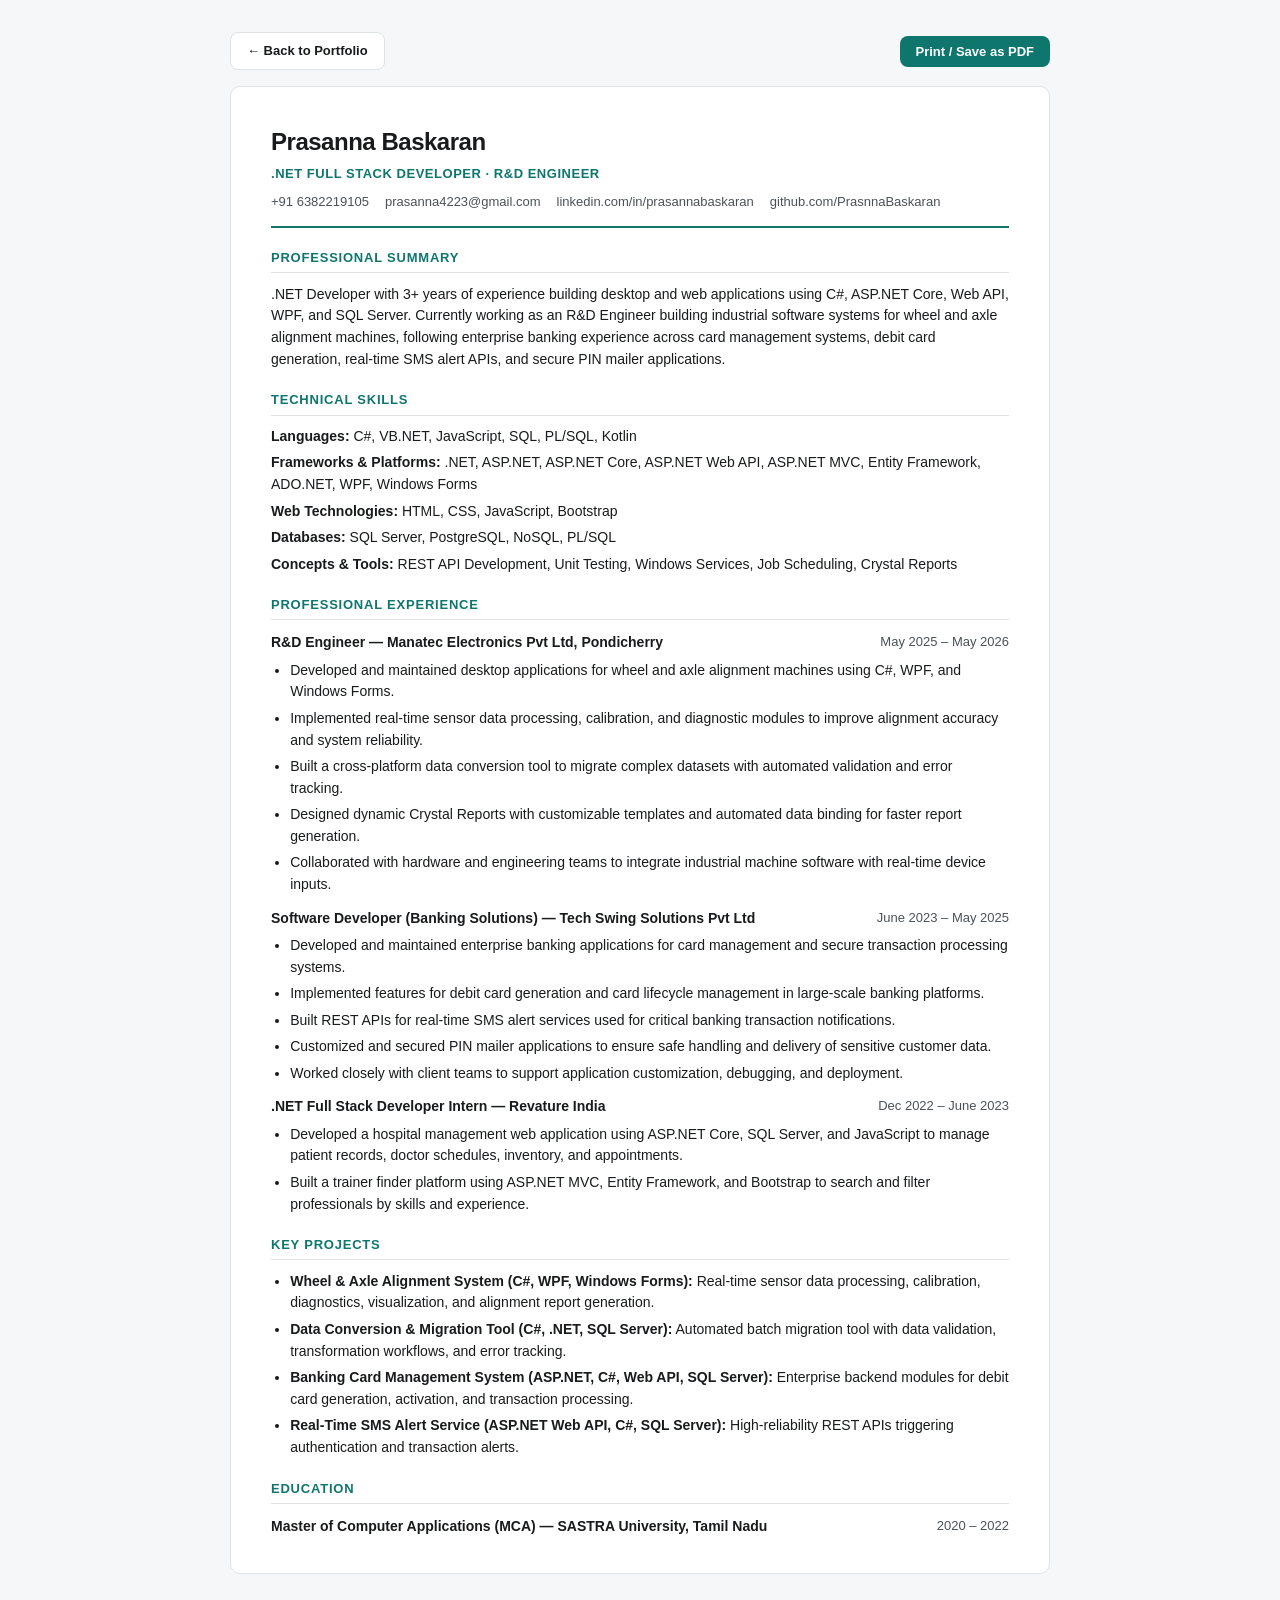
<file: Prasanna_Baskaran_Resume.html>
<!DOCTYPE html>
<html lang="en">
<head>
  <meta charset="UTF-8" />
  <meta name="viewport" content="width=device-width, initial-scale=1.0" />
  <title>Prasanna Baskaran — Resume</title>
  <style>
    :root {
      --text: #181a1b;
      --muted: #4b5257;
      --accent: #0f766e;
      --border: #dfe3e6;
      --bg: #f6f7f8;
    }
    * { box-sizing: border-box; }
    body {
      margin: 0;
      padding: 2rem 1rem;
      font-family: -apple-system, BlinkMacSystemFont, "Segoe UI", Roboto, sans-serif;
      color: var(--text);
      background: var(--bg);
      line-height: 1.55;
      font-size: 14px;
    }
    .toolbar {
      max-width: 820px;
      margin: 0 auto 1rem;
      display: flex;
      justify-content: space-between;
      align-items: center;
      gap: 1rem;
    }
    .toolbar a, .toolbar button {
      padding: 0.5rem 1rem;
      border-radius: 8px;
      font-weight: 600;
      font-size: 13px;
      text-decoration: none;
      cursor: pointer;
    }
    .toolbar a { color: var(--text); background: #fff; border: 1px solid var(--border); }
    .toolbar button { color: #fff; background: var(--accent); border: none; }
    .sheet {
      max-width: 820px;
      margin: 0 auto;
      background: #fff;
      padding: 2.25rem 2.5rem;
      border: 1px solid var(--border);
      border-radius: 10px;
    }
    header {
      border-bottom: 2px solid var(--accent);
      padding-bottom: 0.9rem;
      margin-bottom: 1.25rem;
    }
    h1 { margin: 0; font-size: 24px; letter-spacing: -0.02em; }
    .role { color: var(--accent); font-weight: 700; font-size: 13px; letter-spacing: 0.04em; text-transform: uppercase; margin-top: 0.2rem; }
    .contact { margin-top: 0.5rem; font-size: 13px; color: var(--muted); display: flex; flex-wrap: wrap; gap: 0.4rem 1rem; }
    .contact a { color: var(--muted); text-decoration: none; }
    h2 { font-size: 13px; text-transform: uppercase; letter-spacing: 0.06em; color: var(--accent); border-bottom: 1px solid var(--border); padding-bottom: 0.25rem; margin: 1.25rem 0 0.65rem; }
    p { margin: 0 0 0.6rem; }
    ul { margin: 0.35rem 0 0.75rem; padding-left: 1.2rem; }
    li { margin-bottom: 0.3rem; }
    .job-head { display: flex; justify-content: space-between; flex-wrap: wrap; gap: 0.5rem; font-weight: 700; margin-top: 0.75rem; }
    .job-meta { color: var(--muted); font-weight: 500; font-size: 13px; }
    .skills-table { display: grid; gap: 0.3rem; }
    .skills-table strong { color: var(--text); }
    @media print {
      body { background: #fff; padding: 0; }
      .toolbar { display: none; }
      .sheet { border: none; border-radius: 0; padding: 0; max-width: 100%; }
    }
  </style>
</head>
<body>
  <div class="toolbar">
    <a href="index.html">&larr; Back to Portfolio</a>
    <button type="button" onclick="window.print()">Print / Save as PDF</button>
  </div>

  <main class="sheet">
    <header>
      <h1>Prasanna Baskaran</h1>
      <div class="role">.NET Full Stack Developer &middot; R&amp;D Engineer</div>
      <div class="contact">
        <span>+91 6382219105</span>
        <a href="mailto:prasanna4223@gmail.com">prasanna4223@gmail.com</a>
        <a href="https://www.linkedin.com/in/prasannabaskaran/">linkedin.com/in/prasannabaskaran</a>
        <a href="https://github.com/PrasnnaBaskaran">github.com/PrasnnaBaskaran</a>
      </div>
    </header>

    <section>
      <h2>Professional Summary</h2>
      <p>.NET Developer with 3+ years of experience building desktop and web applications using C#, ASP.NET Core, Web API, WPF, and SQL Server. Currently working as an R&amp;D Engineer building industrial software systems for wheel and axle alignment machines, following enterprise banking experience across card management systems, debit card generation, real-time SMS alert APIs, and secure PIN mailer applications.</p>
    </section>

    <section>
      <h2>Technical Skills</h2>
      <div class="skills-table">
        <div><strong>Languages:</strong> C#, VB.NET, JavaScript, SQL, PL/SQL, Kotlin</div>
        <div><strong>Frameworks &amp; Platforms:</strong> .NET, ASP.NET, ASP.NET Core, ASP.NET Web API, ASP.NET MVC, Entity Framework, ADO.NET, WPF, Windows Forms</div>
        <div><strong>Web Technologies:</strong> HTML, CSS, JavaScript, Bootstrap</div>
        <div><strong>Databases:</strong> SQL Server, PostgreSQL, NoSQL, PL/SQL</div>
        <div><strong>Concepts &amp; Tools:</strong> REST API Development, Unit Testing, Windows Services, Job Scheduling, Crystal Reports</div>
      </div>
    </section>

    <section>
      <h2>Professional Experience</h2>

      <div class="job-head">
        <span>R&amp;D Engineer &mdash; Manatec Electronics Pvt Ltd, Pondicherry</span>
        <span class="job-meta">May 2025 &ndash; May 2026</span>
      </div>
      <ul>
        <li>Developed and maintained desktop applications for wheel and axle alignment machines using C#, WPF, and Windows Forms.</li>
        <li>Implemented real-time sensor data processing, calibration, and diagnostic modules to improve alignment accuracy and system reliability.</li>
        <li>Built a cross-platform data conversion tool to migrate complex datasets with automated validation and error tracking.</li>
        <li>Designed dynamic Crystal Reports with customizable templates and automated data binding for faster report generation.</li>
        <li>Collaborated with hardware and engineering teams to integrate industrial machine software with real-time device inputs.</li>
      </ul>

      <div class="job-head">
        <span>Software Developer (Banking Solutions) &mdash; Tech Swing Solutions Pvt Ltd</span>
        <span class="job-meta">June 2023 &ndash; May 2025</span>
      </div>
      <ul>
        <li>Developed and maintained enterprise banking applications for card management and secure transaction processing systems.</li>
        <li>Implemented features for debit card generation and card lifecycle management in large-scale banking platforms.</li>
        <li>Built REST APIs for real-time SMS alert services used for critical banking transaction notifications.</li>
        <li>Customized and secured PIN mailer applications to ensure safe handling and delivery of sensitive customer data.</li>
        <li>Worked closely with client teams to support application customization, debugging, and deployment.</li>
      </ul>

      <div class="job-head">
        <span>.NET Full Stack Developer Intern &mdash; Revature India</span>
        <span class="job-meta">Dec 2022 &ndash; June 2023</span>
      </div>
      <ul>
        <li>Developed a hospital management web application using ASP.NET Core, SQL Server, and JavaScript to manage patient records, doctor schedules, inventory, and appointments.</li>
        <li>Built a trainer finder platform using ASP.NET MVC, Entity Framework, and Bootstrap to search and filter professionals by skills and experience.</li>
      </ul>
    </section>

    <section>
      <h2>Key Projects</h2>
      <ul>
        <li><strong>Wheel &amp; Axle Alignment System (C#, WPF, Windows Forms):</strong> Real-time sensor data processing, calibration, diagnostics, visualization, and alignment report generation.</li>
        <li><strong>Data Conversion &amp; Migration Tool (C#, .NET, SQL Server):</strong> Automated batch migration tool with data validation, transformation workflows, and error tracking.</li>
        <li><strong>Banking Card Management System (ASP.NET, C#, Web API, SQL Server):</strong> Enterprise backend modules for debit card generation, activation, and transaction processing.</li>
        <li><strong>Real-Time SMS Alert Service (ASP.NET Web API, C#, SQL Server):</strong> High-reliability REST APIs triggering authentication and transaction alerts.</li>
      </ul>
    </section>

    <section>
      <h2>Education</h2>
      <div class="job-head">
        <span>Master of Computer Applications (MCA) &mdash; SASTRA University, Tamil Nadu</span>
        <span class="job-meta">2020 &ndash; 2022</span>
      </div>
    </section>
  </main>
</body>
</html>
</file>
<file: styles.css>
/* ==========================================================================
   Prasanna Baskaran — Editorial Minimalist Developer Portfolio
   ========================================================================== */

:root {
  /* Light Editorial Palette */
  --bg: #faf9f6;
  --bg-alt: #f3f1ec;
  --surface: #ffffff;
  --surface-hover: #fdfcfa;
  --text: #181a1b;
  --text-muted: #565d62;
  --text-subtle: #788086;
  --border: #e5e2db;
  --border-strong: #d3cec4;

  /* Refined Teal Accent */
  --accent: #0f766e;
  --accent-hover: #0d5f59;
  --accent-soft: rgba(15, 118, 110, 0.09);
  --accent-border: rgba(15, 118, 110, 0.24);

  /* Typography */
  --font-sans: "Plus Jakarta Sans", -apple-system, BlinkMacSystemFont, "Segoe UI", Roboto, sans-serif;
  --font-serif: "Instrument Serif", Georgia, "Times New Roman", serif;
  --font-mono: "JetBrains Mono", ui-monospace, SFMono-Regular, Menlo, monospace;

  /* Shadows & Radii */
  --radius-sm: 8px;
  --radius-md: 14px;
  --radius-lg: 20px;
  --shadow-sm: 0 1px 2px rgba(24, 26, 27, 0.04);
  --shadow-md: 0 10px 30px -12px rgba(24, 26, 27, 0.08);
  --header-bg: rgba(250, 249, 246, 0.84);
  --container-max: 1120px;
}

[data-theme="dark"] {
  --bg: #0e1113;
  --bg-alt: #13171a;
  --surface: #181d21;
  --surface-hover: #1e2429;
  --text: #eef1f2;
  --text-muted: #a2adb5;
  --text-subtle: #78848d;
  --border: #252c31;
  --border-strong: #343e46;

  --accent: #2dd4bf;
  --accent-hover: #5eead4;
  --accent-soft: rgba(45, 212, 191, 0.1);
  --accent-border: rgba(45, 212, 191, 0.28);

  --shadow-sm: 0 1px 2px rgba(0, 0, 0, 0.25);
  --shadow-md: 0 16px 36px -14px rgba(0, 0, 0, 0.45);
  --header-bg: rgba(14, 17, 19, 0.84);
}

/* Reset & Base */
*,
*::before,
*::after {
  box-sizing: border-box;
}

html {
  scroll-behavior: smooth;
  scroll-padding-top: 84px;
}

body {
  margin: 0;
  font-family: var(--font-sans);
  font-size: 16px;
  line-height: 1.65;
  color: var(--text);
  background-color: var(--bg);
  -webkit-font-smoothing: antialiased;
  transition: background-color 0.25s ease, color 0.25s ease;
}

h1, h2, h3, h4, p, ul {
  margin: 0;
}

a {
  color: inherit;
  text-decoration: none;
}

button, input, textarea {
  font: inherit;
  color: inherit;
}

.container {
  width: min(100% - 2.5rem, var(--container-max));
  margin-inline: auto;
}

.skip-link {
  position: absolute;
  top: -100px;
  left: 1rem;
  z-index: 200;
  padding: 0.6rem 1rem;
  background: var(--accent);
  color: #ffffff;
  border-radius: var(--radius-sm);
  font-weight: 600;
}

.skip-link:focus {
  top: 1rem;
}

/* Scroll Progress */
.scroll-progress {
  position: fixed;
  top: 0;
  left: 0;
  width: 0;
  height: 2.5px;
  background: var(--accent);
  z-index: 120;
  transition: width 0.08s linear;
}

/* Header */
.site-header {
  position: sticky;
  top: 0;
  z-index: 100;
  background: var(--header-bg);
  backdrop-filter: blur(14px);
  -webkit-backdrop-filter: blur(14px);
  border-bottom: 1px solid var(--border);
}

.header-inner {
  display: flex;
  align-items: center;
  justify-content: space-between;
  height: 72px;
  gap: 1.5rem;
}

.brand {
  display: inline-flex;
  align-items: center;
  gap: 0.65rem;
  font-weight: 700;
  letter-spacing: -0.02em;
}

.brand-mark {
  display: grid;
  place-items: center;
  width: 34px;
  height: 34px;
  border-radius: 10px;
  background: var(--accent);
  color: #ffffff;
  font-family: var(--font-mono);
  font-size: 0.85rem;
  font-weight: 500;
}

[data-theme="dark"] .brand-mark {
  color: #0b1615;
}

.brand-name {
  font-size: 0.98rem;
}

.nav-list {
  display: flex;
  align-items: center;
  gap: 0.35rem;
  list-style: none;
  padding: 0;
}

.nav-link {
  padding: 0.45rem 0.8rem;
  border-radius: 999px;
  font-size: 0.9rem;
  font-weight: 500;
  color: var(--text-muted);
  transition: color 0.2s ease, background-color 0.2s ease;
}

.nav-link:hover,
.nav-link.is-active {
  color: var(--text);
  background: var(--accent-soft);
}

.nav-link.is-active {
  color: var(--accent);
}

.header-actions {
  display: flex;
  align-items: center;
  gap: 0.6rem;
}

.icon-btn {
  display: inline-grid;
  place-items: center;
  width: 38px;
  height: 38px;
  border-radius: 10px;
  border: 1px solid var(--border);
  background: var(--surface);
  cursor: pointer;
  transition: border-color 0.2s ease, background-color 0.2s ease, transform 0.15s ease;
}

.icon-btn:hover {
  border-color: var(--border-strong);
  background: var(--surface-hover);
}

.icon {
  width: 18px;
  height: 18px;
}

[data-theme="light"] .icon-sun { display: none; }
[data-theme="dark"] .icon-moon { display: none; }

.mobile-menu-btn {
  display: none;
}

.mobile-drawer {
  border-top: 1px solid var(--border);
  background: var(--surface);
  padding: 0.75rem 1.25rem 1.25rem;
}

.mobile-nav-list {
  list-style: none;
  padding: 0;
  display: grid;
  gap: 0.25rem;
}

.mobile-nav-link {
  display: block;
  padding: 0.65rem 0.75rem;
  border-radius: var(--radius-sm);
  font-weight: 500;
  color: var(--text-muted);
}

.mobile-nav-link:hover {
  background: var(--accent-soft);
  color: var(--accent);
}

/* Buttons */
.btn {
  display: inline-flex;
  align-items: center;
  justify-content: center;
  gap: 0.5rem;
  padding: 0.72rem 1.3rem;
  border-radius: 10px;
  font-size: 0.93rem;
  font-weight: 600;
  border: 1px solid transparent;
  cursor: pointer;
  transition: background-color 0.2s ease, border-color 0.2s ease, transform 0.15s ease, color 0.2s ease;
}

.btn:active {
  transform: translateY(1px);
}

.btn-sm {
  padding: 0.48rem 0.95rem;
  font-size: 0.86rem;
}

.btn-full {
  width: 100%;
}

.btn-primary {
  background: var(--accent);
  color: #ffffff;
}

.btn-primary:hover {
  background: var(--accent-hover);
}

[data-theme="dark"] .btn-primary {
  color: #081816;
}

.btn-secondary {
  background: var(--surface);
  border-color: var(--border);
  color: var(--text);
}

.btn-secondary:hover {
  border-color: var(--border-strong);
  background: var(--surface-hover);
}

.btn-icon {
  width: 16px;
  height: 16px;
}

/* Sections */
.section {
  padding-block: 5.5rem;
}

.section-alt {
  background: var(--bg-alt);
  border-block: 1px solid var(--border);
}

.section-head {
  max-width: 680px;
  margin-bottom: 3rem;
}

.section-head-split {
  display: flex;
  flex-wrap: wrap;
  align-items: flex-end;
  justify-content: space-between;
  gap: 1.5rem;
  margin-bottom: 2.75rem;
}

.eyebrow {
  display: inline-block;
  font-family: var(--font-mono);
  font-size: 0.78rem;
  font-weight: 500;
  letter-spacing: 0.06em;
  text-transform: uppercase;
  color: var(--accent);
  margin-bottom: 0.75rem;
}

.section-title {
  font-size: clamp(1.75rem, 3vw, 2.35rem);
  font-weight: 700;
  letter-spacing: -0.025em;
  line-height: 1.2;
  margin-bottom: 0.75rem;
}

.section-subtitle {
  color: var(--text-muted);
  font-size: 1.02rem;
}

/* Hero */
.hero {
  padding-block: 5rem 5.5rem;
}

.hero-grid {
  display: grid;
  grid-template-columns: minmax(0, 1.2fr) minmax(0, 0.85fr);
  gap: 3rem;
  align-items: center;
}

.status-pill {
  display: inline-flex;
  align-items: center;
  gap: 0.55rem;
  padding: 0.36rem 0.85rem;
  border-radius: 999px;
  background: var(--accent-soft);
  border: 1px solid var(--accent-border);
  color: var(--accent);
  font-size: 0.82rem;
  font-weight: 600;
  margin-bottom: 1.4rem;
}

.status-dot {
  width: 7px;
  height: 7px;
  border-radius: 50%;
  background: var(--accent);
  box-shadow: 0 0 0 4px var(--accent-soft);
}

.hero-title {
  font-size: clamp(2.35rem, 4.6vw, 3.6rem);
  font-weight: 700;
  letter-spacing: -0.03em;
  line-height: 1.08;
  margin-bottom: 1.35rem;
}

.serif-accent {
  font-family: var(--font-serif);
  font-style: italic;
  font-weight: 400;
  font-size: 1.12em;
  color: var(--accent);
}

.hero-lead {
  font-size: 1.08rem;
  color: var(--text-muted);
  max-width: 58ch;
  margin-bottom: 2rem;
}

.hero-lead strong {
  color: var(--text);
  font-weight: 600;
}

.hero-actions {
  display: flex;
  flex-wrap: wrap;
  align-items: center;
  gap: 0.85rem;
}

.social-row {
  display: inline-flex;
  align-items: center;
  gap: 0.5rem;
  margin-left: 0.25rem;
}

.social-link {
  display: inline-grid;
  place-items: center;
  width: 42px;
  height: 42px;
  border-radius: 10px;
  border: 1px solid var(--border);
  background: var(--surface);
  color: var(--text-muted);
  transition: color 0.2s ease, border-color 0.2s ease, transform 0.15s ease;
}

.social-link svg {
  width: 19px;
  height: 19px;
}

.social-link:hover {
  color: var(--accent);
  border-color: var(--accent-border);
  transform: translateY(-1px);
}

/* Hero Summary Card */
.hero-card {
  background: var(--surface);
  border: 1px solid var(--border);
  border-radius: var(--radius-lg);
  padding: 1.65rem;
  box-shadow: var(--shadow-md);
}

.card-header-bar {
  display: flex;
  align-items: center;
  justify-content: space-between;
  padding-bottom: 1rem;
  margin-bottom: 1.25rem;
  border-bottom: 1px solid var(--border);
}

.mono-label {
  font-family: var(--font-mono);
  font-size: 0.78rem;
  color: var(--text-subtle);
}

.location-tag {
  font-family: var(--font-mono);
  font-size: 0.75rem;
  padding: 0.2rem 0.55rem;
  border-radius: 6px;
  background: var(--bg-alt);
  color: var(--text-muted);
  border: 1px solid var(--border);
}

.stat-grid {
  display: grid;
  grid-template-columns: repeat(3, 1fr);
  gap: 0.75rem;
  margin-bottom: 1.35rem;
}

.stat-item {
  padding: 0.85rem 0.75rem;
  border-radius: var(--radius-sm);
  background: var(--bg-alt);
  border: 1px solid var(--border);
  text-align: center;
}

.stat-value {
  display: block;
  font-size: 1.35rem;
  font-weight: 700;
  color: var(--accent);
  letter-spacing: -0.02em;
  line-height: 1.2;
}

.stat-label {
  display: block;
  font-size: 0.74rem;
  color: var(--text-muted);
  margin-top: 0.2rem;
}

.profile-spec {
  display: grid;
  gap: 0.75rem;
}

.spec-row {
  display: grid;
  grid-template-columns: 108px 1fr;
  gap: 0.75rem;
  font-size: 0.88rem;
  padding-top: 0.75rem;
  border-top: 1px dashed var(--border);
}

.spec-row:first-child {
  padding-top: 0;
  border-top: none;
}

.spec-key {
  font-family: var(--font-mono);
  font-size: 0.76rem;
  color: var(--text-subtle);
  padding-top: 0.1rem;
}

.spec-val {
  color: var(--text);
  font-weight: 500;
}

/* Pillars */
.pillars-grid {
  display: grid;
  grid-template-columns: repeat(3, minmax(0, 1fr));
  gap: 1.5rem;
}

.pillar-card {
  background: var(--surface);
  border: 1px solid var(--border);
  border-radius: var(--radius-md);
  padding: 1.75rem;
  box-shadow: var(--shadow-sm);
  transition: transform 0.2s ease, border-color 0.2s ease;
}

.pillar-card:hover {
  transform: translateY(-2px);
  border-color: var(--accent-border);
}

.pillar-icon {
  display: inline-grid;
  place-items: center;
  width: 42px;
  height: 42px;
  border-radius: 10px;
  background: var(--accent-soft);
  color: var(--accent);
  margin-bottom: 1.1rem;
}

.pillar-icon svg {
  width: 21px;
  height: 21px;
}

.pillar-card h3 {
  font-size: 1.12rem;
  margin-bottom: 0.55rem;
  letter-spacing: -0.015em;
}

.pillar-card p {
  font-size: 0.94rem;
  color: var(--text-muted);
}

/* Experience Timeline */
.timeline {
  display: grid;
  gap: 2rem;
}

.timeline-item {
  display: grid;
  grid-template-columns: 200px minmax(0, 1fr);
  gap: 1.75rem;
  align-items: start;
}

.timeline-meta {
  padding-top: 0.35rem;
}

.timeline-date {
  display: block;
  font-family: var(--font-mono);
  font-size: 0.82rem;
  font-weight: 500;
  color: var(--accent);
  margin-bottom: 0.25rem;
}

.timeline-location {
  display: block;
  font-size: 0.85rem;
  color: var(--text-subtle);
}

.timeline-card {
  background: var(--surface);
  border: 1px solid var(--border);
  border-radius: var(--radius-md);
  padding: 1.75rem;
  box-shadow: var(--shadow-sm);
}

.timeline-card-head {
  display: flex;
  flex-wrap: wrap;
  align-items: flex-start;
  justify-content: space-between;
  gap: 0.75rem;
  margin-bottom: 1rem;
}

.timeline-card h3 {
  font-size: 1.2rem;
  letter-spacing: -0.015em;
}

.company-name {
  color: var(--text-muted);
  font-weight: 500;
  font-size: 0.96rem;
  margin-top: 0.15rem;
}

.domain-badge {
  font-family: var(--font-mono);
  font-size: 0.75rem;
  padding: 0.26rem 0.65rem;
  border-radius: 999px;
  background: var(--accent-soft);
  color: var(--accent);
  border: 1px solid var(--accent-border);
}

.bullet-list {
  padding-left: 1.15rem;
  display: grid;
  gap: 0.55rem;
  color: var(--text-muted);
  font-size: 0.95rem;
  margin-bottom: 1.25rem;
}

.bullet-list strong {
  color: var(--text);
  font-weight: 600;
}

/* Tags */
.tag-row {
  display: flex;
  flex-wrap: wrap;
  gap: 0.45rem;
}

.tag {
  font-family: var(--font-mono);
  font-size: 0.74rem;
  padding: 0.24rem 0.6rem;
  border-radius: 6px;
  background: var(--bg-alt);
  border: 1px solid var(--border);
  color: var(--text-muted);
}

/* Filter Bar & Projects */
.filter-bar {
  display: flex;
  flex-wrap: wrap;
  gap: 0.45rem;
}

.filter-btn {
  padding: 0.45rem 0.9rem;
  border-radius: 999px;
  border: 1px solid var(--border);
  background: var(--surface);
  color: var(--text-muted);
  font-size: 0.84rem;
  font-weight: 600;
  cursor: pointer;
  transition: all 0.2s ease;
}

.filter-btn:hover {
  border-color: var(--accent-border);
  color: var(--text);
}

.filter-btn.is-active {
  background: var(--accent);
  border-color: var(--accent);
  color: #ffffff;
}

[data-theme="dark"] .filter-btn.is-active {
  color: #081816;
}

.projects-grid {
  display: grid;
  grid-template-columns: repeat(2, minmax(0, 1fr));
  gap: 1.5rem;
}

.project-card {
  display: flex;
  flex-direction: column;
  background: var(--surface);
  border: 1px solid var(--border);
  border-radius: var(--radius-md);
  padding: 1.75rem;
  box-shadow: var(--shadow-sm);
  transition: transform 0.2s ease, border-color 0.2s ease;
}

.project-card:hover {
  transform: translateY(-2px);
  border-color: var(--accent-border);
}

.project-card.is-hidden {
  display: none;
}

.project-top {
  display: flex;
  align-items: center;
  justify-content: space-between;
  gap: 0.75rem;
  margin-bottom: 0.85rem;
}

.project-category {
  font-family: var(--font-mono);
  font-size: 0.74rem;
  color: var(--accent);
  text-transform: uppercase;
  letter-spacing: 0.04em;
}

.project-role {
  font-size: 0.8rem;
  color: var(--text-subtle);
}

.project-ext-link {
  display: inline-flex;
  align-items: center;
  gap: 0.25rem;
  font-size: 0.82rem;
  font-weight: 600;
  color: var(--accent);
}

.project-ext-link svg {
  width: 14px;
  height: 14px;
}

.project-ext-link:hover {
  text-decoration: underline;
}

.project-card h3 {
  font-size: 1.2rem;
  letter-spacing: -0.015em;
  margin-bottom: 0.55rem;
}

.project-desc {
  color: var(--text-muted);
  font-size: 0.94rem;
  margin-bottom: 1rem;
}

.project-highlights {
  padding-left: 1.1rem;
  display: grid;
  gap: 0.38rem;
  font-size: 0.89rem;
  color: var(--text-muted);
  margin-bottom: 1.35rem;
  flex-grow: 1;
}

/* Skills */
.skills-grid {
  display: grid;
  grid-template-columns: repeat(2, minmax(0, 1fr));
  gap: 1.5rem;
}

.skill-card {
  background: var(--surface);
  border: 1px solid var(--border);
  border-radius: var(--radius-md);
  padding: 1.6rem;
  box-shadow: var(--shadow-sm);
}

.skill-card h3 {
  font-size: 1.05rem;
  margin-bottom: 1rem;
  letter-spacing: -0.01em;
}

.skill-chips {
  display: flex;
  flex-wrap: wrap;
  gap: 0.5rem;
}

.skill-chips span {
  font-size: 0.86rem;
  font-weight: 500;
  padding: 0.36rem 0.78rem;
  border-radius: 8px;
  background: var(--bg-alt);
  border: 1px solid var(--border);
  color: var(--text);
}

/* Education */
.education-card {
  display: flex;
  flex-wrap: wrap;
  align-items: center;
  justify-content: space-between;
  gap: 1.25rem;
  background: var(--surface);
  border: 1px solid var(--border);
  border-radius: var(--radius-md);
  padding: 1.85rem 2rem;
  box-shadow: var(--shadow-sm);
}

.edu-badge {
  display: inline-block;
  font-family: var(--font-mono);
  font-size: 0.74rem;
  color: var(--accent);
  background: var(--accent-soft);
  padding: 0.22rem 0.6rem;
  border-radius: 999px;
  margin-bottom: 0.65rem;
}

.education-card h3 {
  font-size: 1.25rem;
  margin-bottom: 0.25rem;
}

.edu-school {
  color: var(--text-muted);
}

.edu-year .mono-label {
  font-size: 0.9rem;
  padding: 0.4rem 0.85rem;
  border-radius: 8px;
  background: var(--bg-alt);
  border: 1px solid var(--border);
  color: var(--text);
}

/* Contact */
.contact-grid {
  display: grid;
  grid-template-columns: minmax(0, 1fr) minmax(0, 0.95fr);
  gap: 3rem;
  align-items: start;
}

.contact-methods {
  margin-top: 2rem;
  display: grid;
  gap: 1rem;
}

.contact-row {
  display: flex;
  flex-wrap: wrap;
  align-items: center;
  justify-content: space-between;
  gap: 0.75rem;
  padding: 1rem 1.2rem;
  border-radius: var(--radius-md);
  background: var(--surface);
  border: 1px solid var(--border);
}

.contact-label {
  display: block;
  font-family: var(--font-mono);
  font-size: 0.74rem;
  color: var(--text-subtle);
  text-transform: uppercase;
  letter-spacing: 0.05em;
  margin-bottom: 0.2rem;
}

.contact-value {
  font-weight: 600;
  font-size: 0.98rem;
}

.contact-value:hover {
  color: var(--accent);
}

.contact-links {
  display: flex;
  gap: 1.25rem;
  font-weight: 600;
  color: var(--accent);
}

.contact-links a:hover {
  text-decoration: underline;
}

.contact-form {
  background: var(--surface);
  border: 1px solid var(--border);
  border-radius: var(--radius-lg);
  padding: 2rem;
  box-shadow: var(--shadow-md);
}

.contact-form h3 {
  font-size: 1.2rem;
  margin-bottom: 0.25rem;
}

.form-hint {
  font-size: 0.86rem;
  color: var(--text-subtle);
  margin-bottom: 1.4rem;
}

.form-group {
  margin-bottom: 1rem;
}

.form-group label {
  display: block;
  font-size: 0.85rem;
  font-weight: 600;
  margin-bottom: 0.35rem;
}

.form-group input,
.form-group textarea {
  width: 100%;
  padding: 0.7rem 0.9rem;
  border-radius: var(--radius-sm);
  border: 1px solid var(--border);
  background: var(--bg);
  transition: border-color 0.2s ease, box-shadow 0.2s ease;
}

.form-group input:focus,
.form-group textarea:focus {
  outline: none;
  border-color: var(--accent);
  box-shadow: 0 0 0 3px var(--accent-soft);
}

.form-status {
  margin-top: 0.75rem;
  font-size: 0.86rem;
  color: var(--accent);
  min-height: 1.25em;
}

.form-status.is-error {
  color: #dc2626;
}

[data-theme="dark"] .form-status.is-error {
  color: #f87171;
}

.form-alt-actions {
  margin-top: 1rem;
  padding-top: 1rem;
  border-top: 1px dashed var(--border);
  display: flex;
  flex-wrap: wrap;
  align-items: center;
  justify-content: space-between;
  gap: 0.65rem;
}

.form-alt-label {
  font-size: 0.8rem;
  color: var(--text-subtle);
}

.form-alt-btns {
  display: flex;
  gap: 0.5rem;
}

.btn:disabled {
  opacity: 0.65;
  cursor: not-allowed;
}

/* Footer */
.site-footer {
  border-top: 1px solid var(--border);
  padding-block: 1.75rem;
  font-size: 0.88rem;
  color: var(--text-subtle);
}

.footer-inner {
  display: flex;
  flex-wrap: wrap;
  align-items: center;
  justify-content: space-between;
  gap: 1rem;
}

.back-to-top {
  font-weight: 600;
  color: var(--text-muted);
}

.back-to-top:hover {
  color: var(--accent);
}

/* Toast */
.toast {
  position: fixed;
  bottom: 1.5rem;
  right: 1.5rem;
  z-index: 150;
  padding: 0.75rem 1.15rem;
  border-radius: 10px;
  background: var(--text);
  color: var(--bg);
  font-size: 0.88rem;
  font-weight: 500;
  box-shadow: var(--shadow-md);
}

/* Reveal Animation */
.reveal {
  opacity: 0;
  transform: translateY(16px);
  transition: opacity 0.55s ease, transform 0.55s ease;
}

.reveal.is-visible {
  opacity: 1;
  transform: translateY(0);
}

/* Responsive */
@media (max-width: 960px) {
  .hero-grid,
  .contact-grid {
    grid-template-columns: 1fr;
  }

  .pillars-grid {
    grid-template-columns: 1fr;
  }

  .timeline-item {
    grid-template-columns: 1fr;
    gap: 0.6rem;
  }
}

@media (max-width: 760px) {
  .nav,
  .hide-mobile {
    display: none;
  }

  .mobile-menu-btn {
    display: inline-grid;
  }

  .projects-grid,
  .skills-grid {
    grid-template-columns: 1fr;
  }

  .section {
    padding-block: 4rem;
  }

  .hero {
    padding-block: 3.5rem 4rem;
  }

  .spec-row {
    grid-template-columns: 1fr;
    gap: 0.15rem;
  }
}

@media (prefers-reduced-motion: reduce) {
  html {
    scroll-behavior: auto;
  }
  .reveal {
    opacity: 1;
    transform: none;
    transition: none;
  }
}

@media print {
  .site-header,
  .scroll-progress,
  .filter-bar,
  .contact-form,
  .back-to-top,
  .hero-actions {
    display: none !important;
  }

  body {
    background: #ffffff;
    color: #000000;
  }

  .section {
    padding-block: 1.5rem;
  }

  .reveal {
    opacity: 1 !important;
    transform: none !important;
  }
}
</file>
